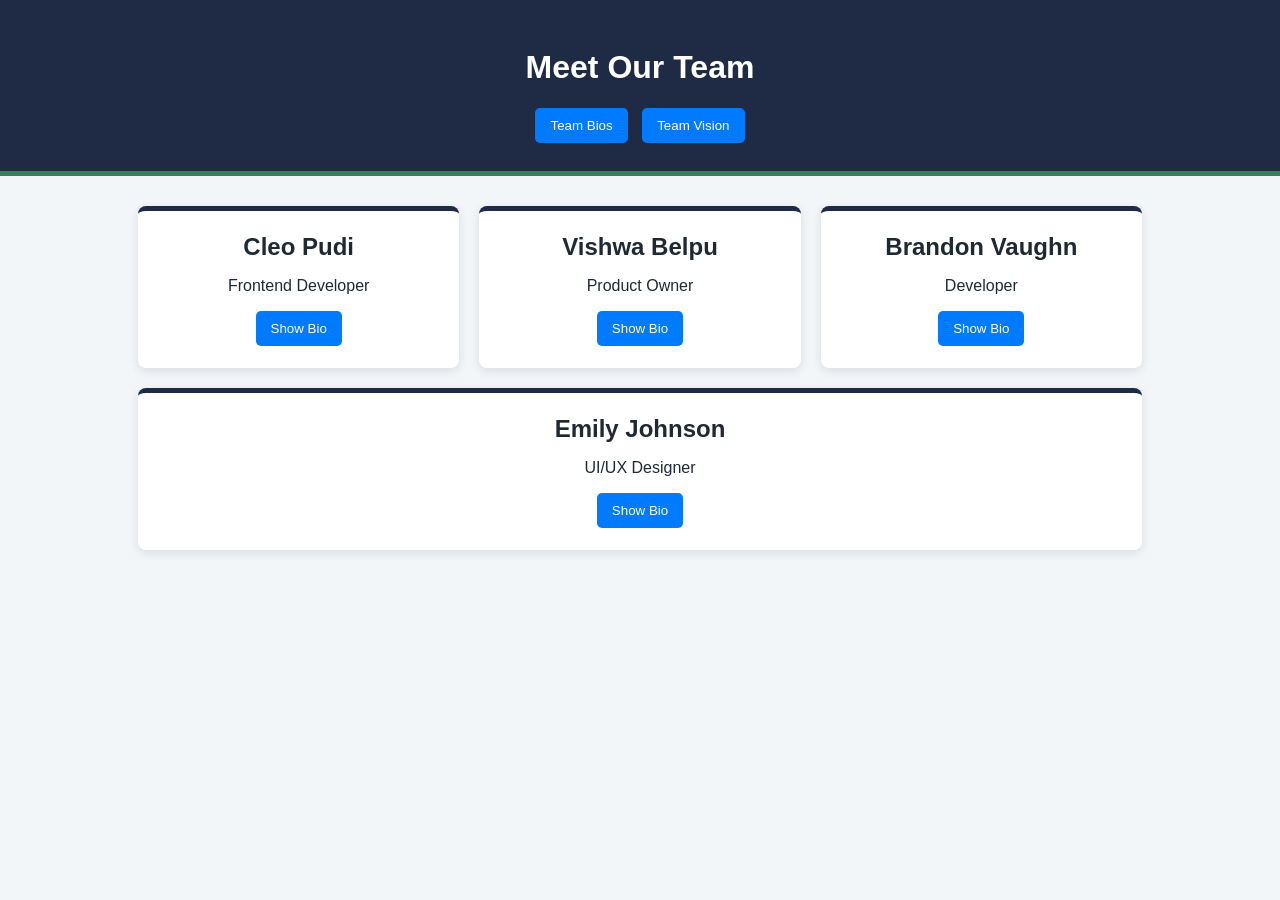
<file: group_bio_template/index.html>
<!DOCTYPE html>
<html lang="en">
<head>
    <meta charset="UTF-8">
    <meta name="viewport" content="width=device-width, initial-scale=1.0">
    <title>Team Bio</title>
    <link rel="stylesheet" href="styles.css"> <!-- Link to external CSS file -->
</head>
<body>

<header>
    <h1>Meet Our Team</h1>
    <!-- Example team logo -->
    <img src="img/team-logo.png" alt="Team Logo" class="team-logo">

    <!-- Navigation menu to switch between sections -->
    <nav>
        <button onclick="showSection('bios')">Team Bios</button>
        <button onclick="showSection('vision')">Team Vision</button>
    </nav>
</header>

<!-- Team bios section (default section) -->
<div id="bios" class="container">
    <!-- Each card represents an individual team member -->
    <div class="card">
        <h2>Cleo Pudi</h2>
        <p>Frontend Developer</p>
        <button onclick="toggleBio('bio1')">Show Bio</button>
        <p id="bio1" class="bio">John is a skilled frontend developer with 5 years of experience in creating responsive web applications.</p>
    </div>

    <div class="card">
        <h2>Vishwa Belpu</h2>
        <p>Product Owner</p>
        <button onclick="toggleBio('bio2')">Show Bio</button>
        <p id="bio2" class="bio">Vishwa is an individual commited to making sure that the team finishes its projects on time.<a href="vishwa_moodboard.html">View My Moodboard</a></p>
        <img id="img2" src="img/IMG_0080.JPG" alt="Vishwa Belpu, Product Owner">

    </div>

    <div class="card">
       <h2>Brandon Vaughn</h2>
       <p>Developer</p>
       <button onclick="toggleBio('bio2')">Show Bio</button>
       <p id="bio3" class="bio">Brandon is a developer who is hardworking, enjoys problem-solving, and is commited to learning. <a href="brandon_moodboard.html">My Moodboard</a></p>


           <img src="img/Brandon_Profile.jpg" alt="Brandon" class="profile">

       </div>

   <div class="card">
       <h2>Emily Johnson</h2>
       <p>UI/UX Designer</p>
       <button onclick="toggleBio('bio3')">Show Bio</button>
       <p id="bio4" class="bio">Emily is a UI/UX designer with a passion for creating user-friendly interfaces.</p>
   </div>
</div>


<!-- Team vision/mission statement section (hidden by default) -->
<div id="vision" class="container" style="display: none;">
   <h2>Our Mission Statement</h2>
   <p>We strive to build organized, reliable, and user-friendly tools that help teams to track products,
       reduce errors, and make smarter decisions.
   </p>
</div>


<script src="script.js"></script> <!-- Link to external JavaScript file -->


</body>
</html>
</file>
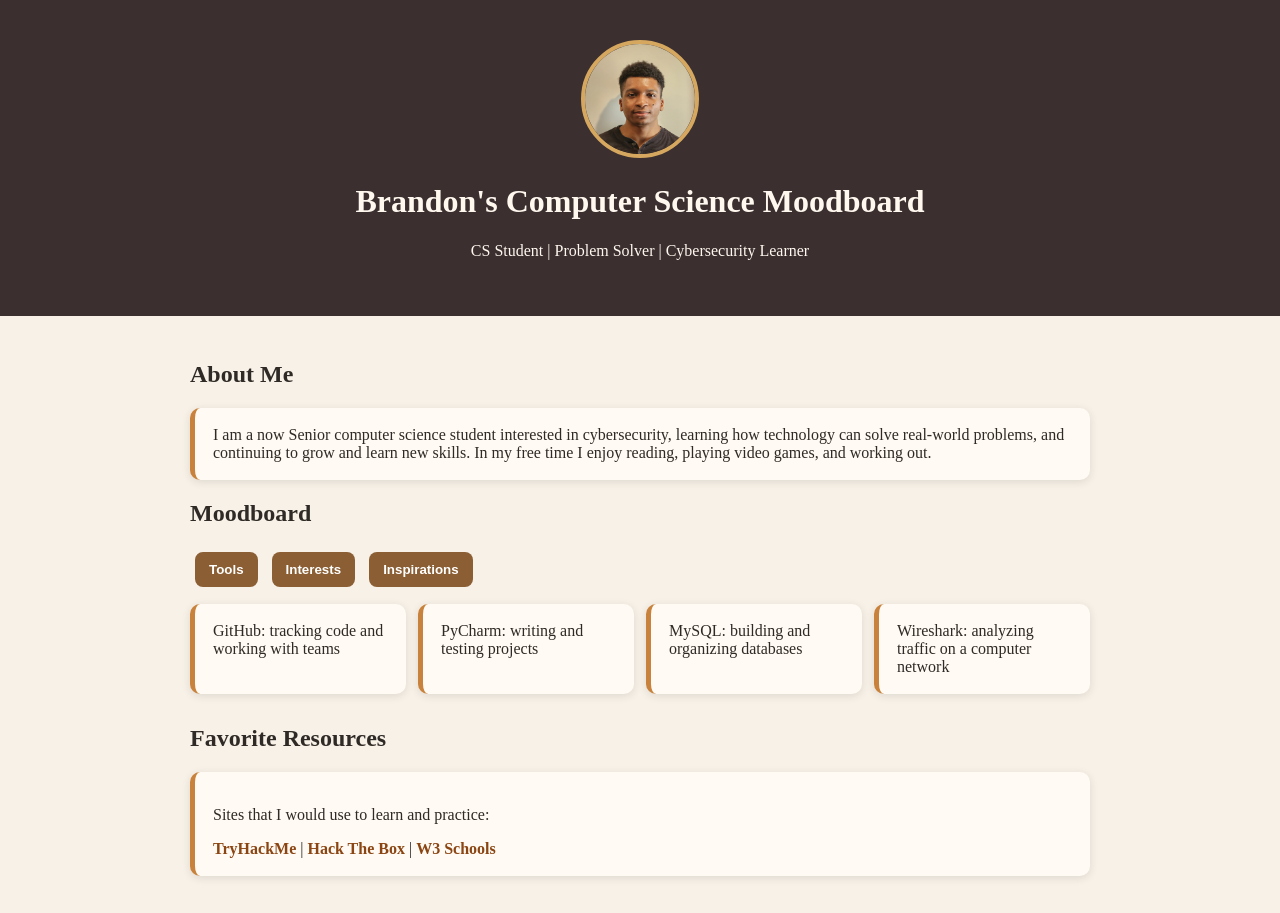
<file: group_bio_template/brandon_moodboard.html>
<!DOCTYPE html>
<html lang="en">
<head>
    <meta charset="UTF-8">
    <title>Brandon's CS Moodboard</title>
    <style>
        body {
            font-family: Georgia, "Times New Roman", serif;
            background-color: #f7f1e8;
            color: #2f2a25;
            margin: 0;
        }

        header {
            text-align: center;
            padding: 40px;
            background-color: #3b2f2f;
            color:#fff8ef;
        }

        .profile {
            width: 110px;
            height: 110px;
            object-fit: cover;
            border-radius: 50%;
            border: 4px solid #d6a85f;
        }

        .section {
            max-width: 900px;
            margin: auto;
            padding: 25px;
        }

        .card {
            background: #fffaf3;
            color: #2f2a25;
            padding: 18px;
            margin: 12px 0;
            border-radius: 10px;
            border-left: 5px solid #c9823b;
            box-shadow: 0 2px 8px rgba(47, 42, 37, 0.12);
        }

        .grid {
            display: grid;
            grid-template-columns: repeat(auto-fit, minmax(180px, 1fr));
            gap: 12px;
        }

        button {
            padding: 10px 14px;
            margin: 5px;
            border: none;
            border-radius: 8px;
            cursor: pointer;
            background: #8b5e34;
            color: white;
            font-weight: bold;
        }

        button:hover {
            background: #0d9488;
        }

        a {
            color: #8b4513;
            font-weight: bold;
            text-decoration: none;
        }

        a:hover {
            text-decoration: underline;
        }

        .hidden {
            display: none;
        }
    </style>
</head>

<body>

<header>

    <img class="profile" src="img/Brandon_Profile.jpg" alt="Brandon">
    <h1>Brandon's Computer Science Moodboard</h1>
    <p>CS Student | Problem Solver | Cybersecurity Learner</p>

</header>

<div class="section">

    <!-- About Me -->

    <h2>About Me</h2>
    <div class="card">
        I am a now Senior computer science student interested in cybersecurity,
        learning how technology can solve real-world problems, and continuing to
        grow and learn new skills. In my free time I enjoy reading,
        playing video games, and working out.
    </div>

    <h2>Moodboard</h2>

    <button onclick="show('tools')">Tools</button>
    <button onclick="show('interests')">Interests</button>
    <button onclick="show('inspirations')">Inspirations</button>

    <!-- Tools -->

    <div id="tools" class="grid">
        <div class="card">GitHub: tracking code and working with teams</div>
        <div class="card">PyCharm: writing and testing projects </div>
        <div class="card">MySQL: building and organizing databases</div>
        <div class="card">Wireshark: analyzing traffic on a computer network</div>
    </div>

    <!-- Interests -->

    <div id="interests" class="grid hidden">
        <div class="card">Cybersecurity</div>
        <div class="card">Problem Solving</div>
        <div class="card">Databases</div>
        <div class="card">Programming</div>
    </div>

    <!-- Inspirations -->

    <div id="inspirations" class="grid hidden">
        <div class="card">Creating clean and organized code</div>
        <div class="card">Getting hands-on experience programming</div>
        <div class="card">The process of learning and problem-solving code</div>
        <div class="card">Using TryHackMe practice rooms</div>
    </div>

    <!-- Resources -->

    <h2>Favorite Resources</h2>
    <div class="card">
        <p>Sites that I would use to learn and practice:</p>
        <a href="https://tryhackme.com/">TryHackMe</a> |
        <a href="https://www.hackthebox.com/">Hack The Box</a> |
        <a href="https://www.w3schools.com/">W3 Schools</a>
    </div>

</div>

    <script>
        function show(section) {
            document.getElementById("tools").classList.add("hidden");
            document.getElementById("interests").classList.add("hidden");
            document.getElementById("inspirations").classList.add("hidden");

            document.getElementById(section).classList.remove("hidden");

        }
        </script>
</body>
</html>
</file>
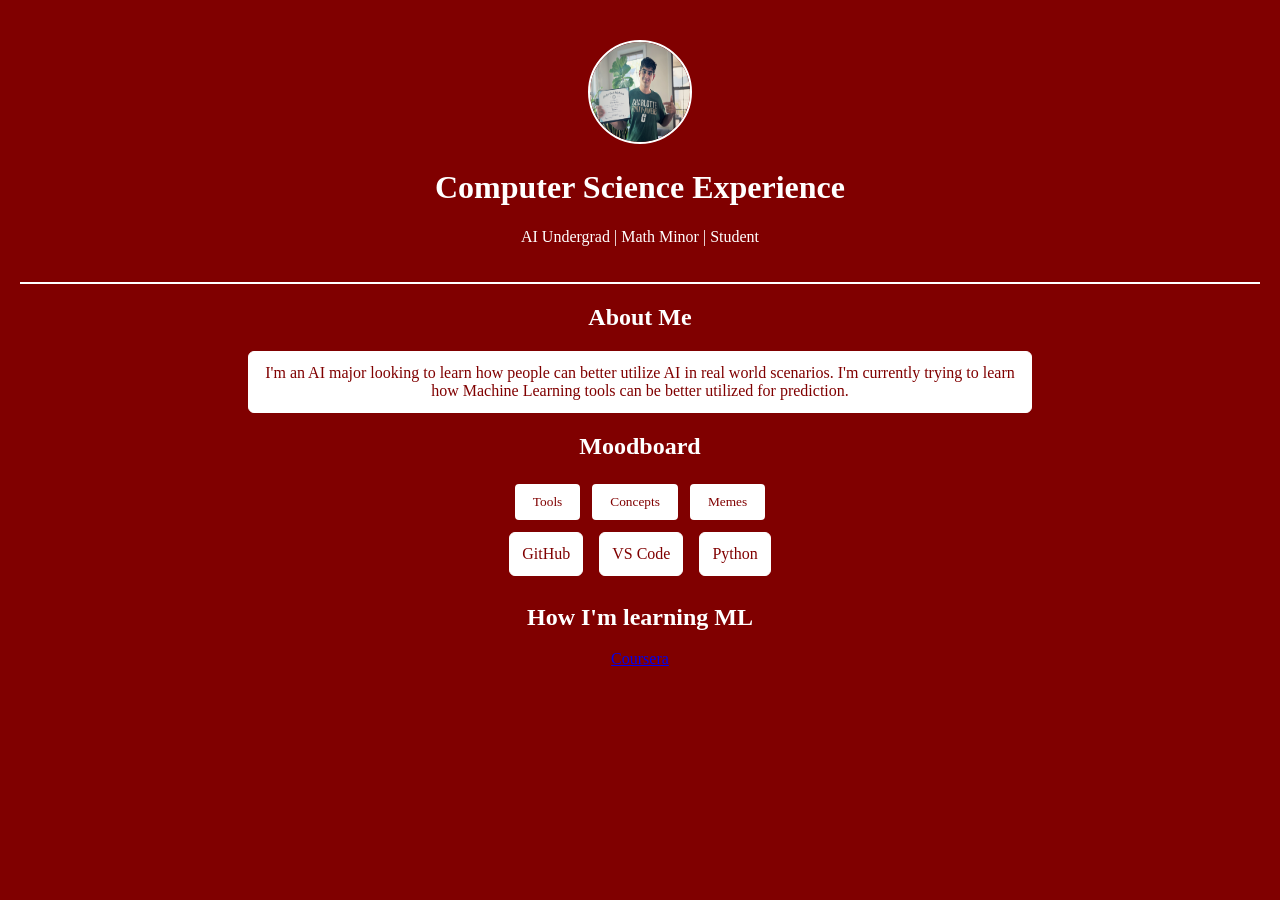
<file: group_bio_template/vishwa_moodboard.html>
<!DOCTYPE html>
<html lang="en">
<head>
    <meta charset="UTF-8">
    <title>Vishwa's Moodboard</title>
    <style>

        body {
        font-family: "Times New Roman", Times, serif;
        background-color: maroon;
        color: white;
        margin: 0;
        padding: 20px;
    }

    header {
        text-align: center;
        padding: 20px;
        border-bottom: 2px solid white;
        margin-bottom: 20px;
    }

    .avatar {
        width: 100px;
        height: 100px;
        border-radius: 50%;
        border: 2px solid white;
    }

    h1, h2 {
        text-align: center;
        font-family: "Times New Roman", Times, serif;
    }

    .section {
        max-width: 800px;
        margin: 0 auto;
        text-align: center;
    }

    .card {
        background-color: white;
        color: maroon;
        border: 1px solid white;
        border-radius: 6px;
        padding: 12px;
        margin: 8px;
    }

    .grid {
        display: flex;
        flex-wrap: wrap;
        justify-content: center;
    }

    button {
        font-family: "Times New Roman", Times, serif;
        background-color: white;
        color: maroon;
        border: 2px solid white;
        border-radius: 4px;
        padding: 8px 16px;
        margin: 4px;
        cursor: pointer;
    }

    button:hover {
        background-color: maroon;
        color: white;
    }

    .hidden {
        display: none;
    }
</style>
</head>
<body>

<header>
    <img class = "avatar" src="img/IMG_0080.JPG" alt = "avatar">
    <H1>Computer Science Experience</H1>
    <P>AI Undergrad | Math Minor | Student</P>
</header>

<div class="section">
    <h2>About Me</h2>
    <div class = "card">
        I'm an AI major looking to learn how people can better utilize AI in real world scenarios. I'm currently trying to learn how Machine Learning tools can be better utilized for prediction.
    </div>

    <h2>Moodboard</h2>
    <button onclick="show('tools')">Tools</button>
    <button onclick="show('concepts')">Concepts</button>
    <button onclick="show('memes')">Memes</button>

        <div id="tools" class="grid">
        <div class="card"> GitHub </div>
        <div class="card"> VS Code </div>
        <div class="card"> Python </div>
    </div>

    <div id="concepts" class="grid hidden">
        <div class="card"> AI </div>
        <div class="card"> Machine Learning </div>
        <div class="card"> ML visualization with Python </div>
    </div>

    <div id="memes" class="grid hidden">
        <div class="card">"Sometimes... My genius is... It's almost frightening."</div>
        <div class="card">“why do I hear boss music?” Chess meme</div>
        <div class="card">All of the hamster drawings</div>

    </div>
    <h2>How I'm learning ML</h2>
    <a href="https://www.coursera.org/">Coursera</a>
</div>
<script>
function show(section) {
    document.getElementById("tools").classList.add("hidden");
    document.getElementById("concepts").classList.add("hidden");
    document.getElementById("memes").classList.add("hidden");

    document.getElementById(section).classList.remove("hidden");
}
</script>
</body>
</html>
</file>
<file: group_bio_template/styles.css>
/* General page styling */
body {
    font-family: "Segoe UI", Arial, sans-serif;
    background-color: #f3f6f8;
    color: #1f2933;
    margin: 0;
    padding: 0;
}

/* Header section styling */
header {
    background: #1f2a44;
    color: white;
    padding: 28px 0;
    text-align: center;
    border-bottom: 5px solid #2f855a;
}

/* Styling for team logo image */
.team-logo {
    width: 120px; /* Adjust the size as needed */
    height: auto;
    margin-top: 12px;
    padding: 8px;
    background: #2f855a;
    border-radius: 8px;
}

/* Menu button styling */
header nav {
    margin-top: 10px;
}

header nav button {
    background: #007BFF;
    color: white;
    border: none;
    padding: 10px 15px;
    border-radius: 5px;
    cursor: pointer;
    margin: 0 5px;
}

header nav button:hover {
    background: #0056b3;
}

/* Flex container for team bios and vision sections */
.container {
    width: 80%;
    margin: 20px auto;
    display: flex;
    flex-wrap: wrap;
    justify-content: space-between;
}

/* Card styling for individual team bios */
.card {
    background: white;
    border-radius: 8px;
    border-top: 5px solid #1f2a44;
    box-shadow: 0 3px 10px rgba(31, 42, 68, 0.12);
    margin: 10px;
    padding: 22px;
    flex: 1 1 calc(30% - 40px);
    text-align: center;
    transition: transform 0.2s;
}

.card:hover {
    transform: scale(1.05);
}

h2 {
    margin: 0 0 10px;
}

/* Initially hide bio details */
.bio {
    display: none;
}

img {
    display: none;
    width: 200px;
    margin-top: 10px;
}

/* Button styling */
button {
    background: #007BFF;
    color: white;
    border: none;
    padding: 10px 15px;
    border-radius: 5px;
    cursor: pointer;
}

button:hover {
    background: #0056b3;
}

.profile {
    width: 120px;
    height: 120px;
    object-fit: cover;
    margin: 6px;
    border-radius: 50%;
}
</file>
